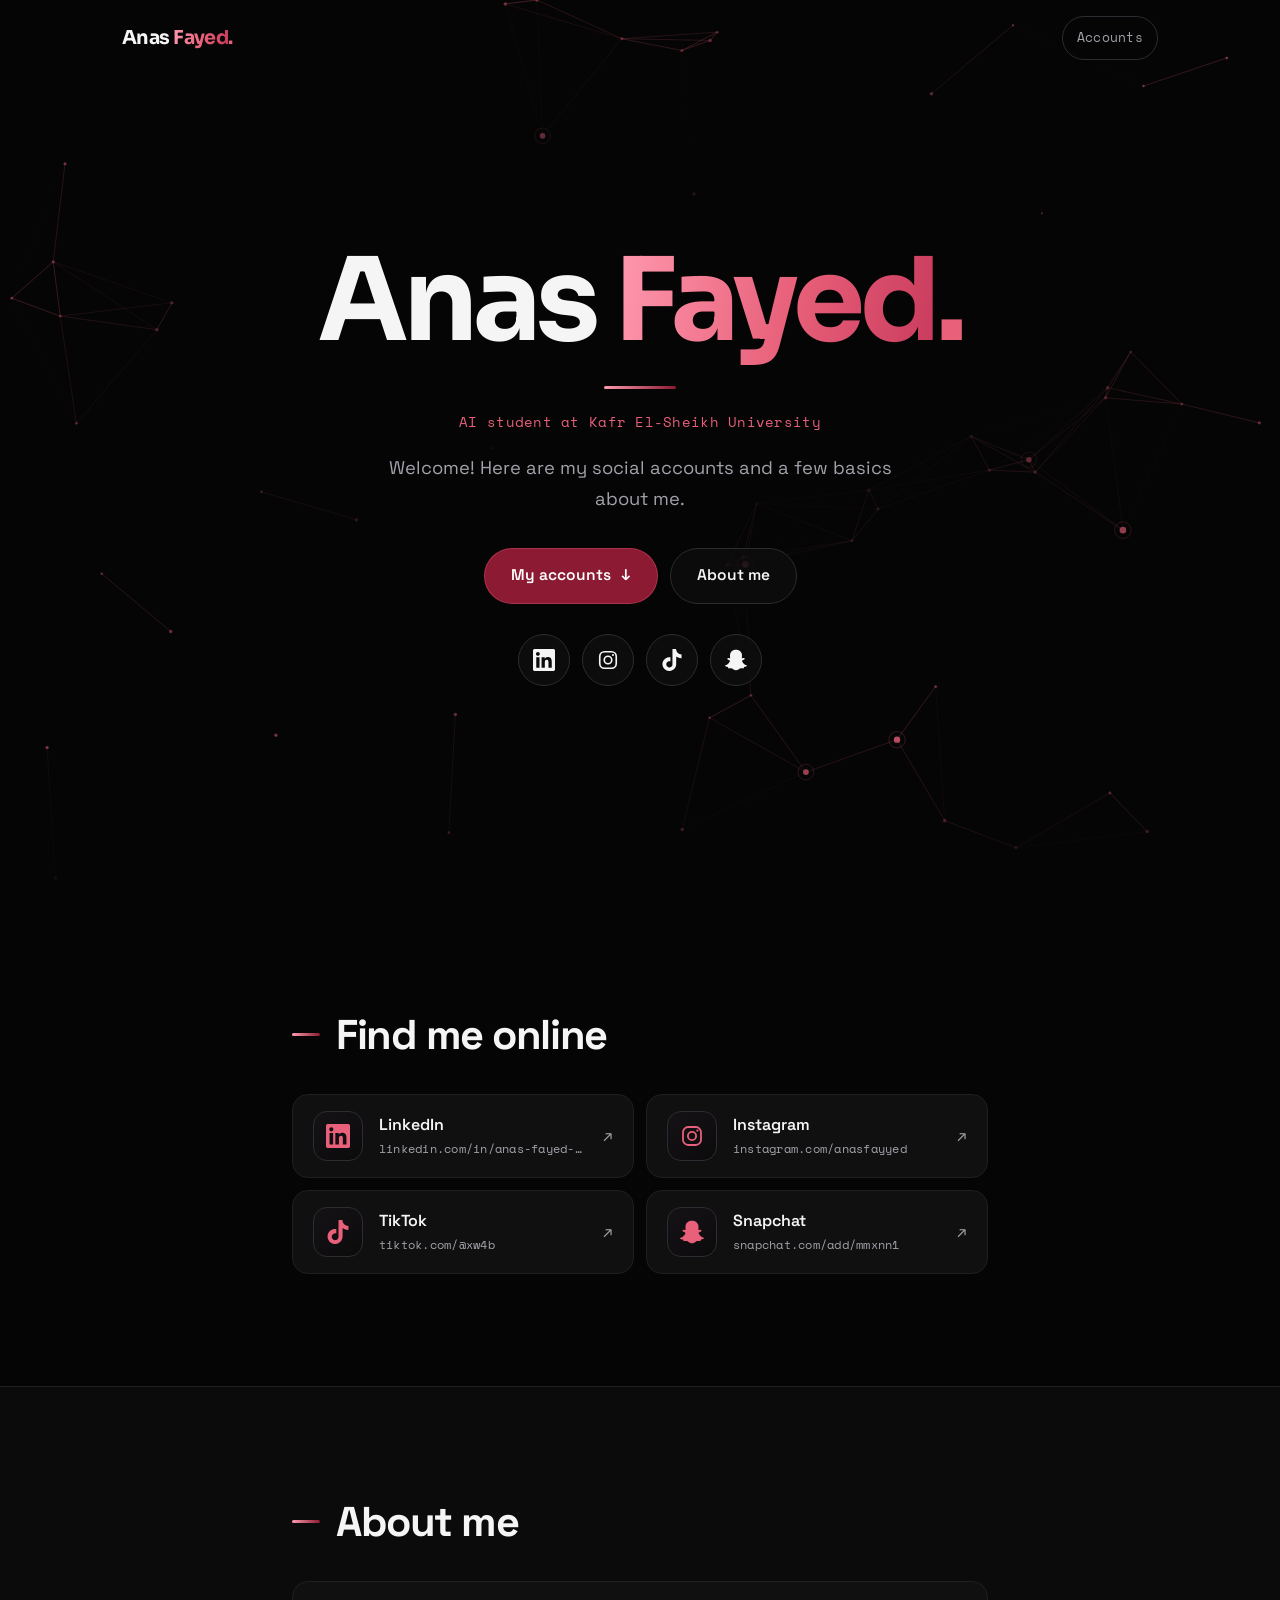
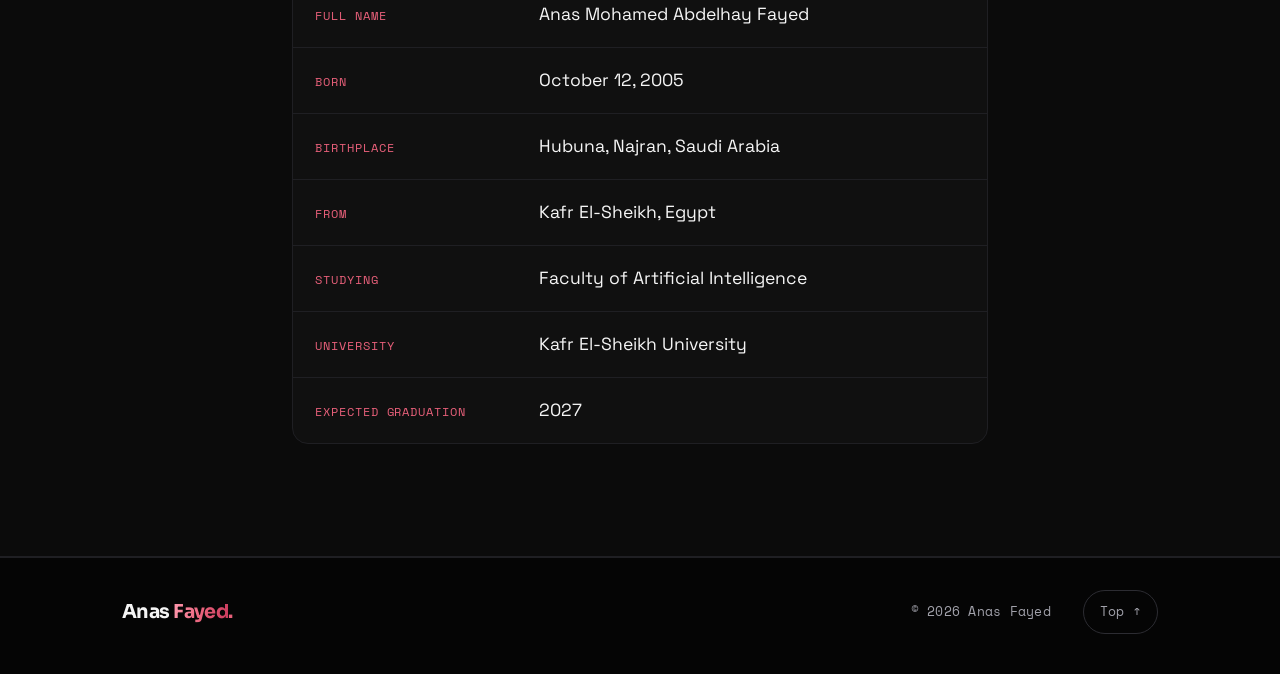
<file: index.html>
<!DOCTYPE html>
<html lang="en">
<head>
  <meta charset="utf-8">
  <meta name="viewport" content="width=device-width, initial-scale=1">
  <title>Anas Fayed</title>
  <meta name="description" content="Anas Fayed: AI student at Kafr El-Sheikh University. Find my social accounts and a few basics about me.">
  <meta name="author" content="Anas Fayed">
  <meta name="theme-color" content="#050505">
  <meta name="color-scheme" content="dark">

  <meta property="og:type" content="website">
  <meta property="og:title" content="Anas Fayed">
  <meta property="og:description" content="AI student at Kafr El-Sheikh University. My social accounts and a few basics about me.">
  <meta name="twitter:card" content="summary">

  <link rel="icon" href="data:image/svg+xml,%3Csvg xmlns='http://www.w3.org/2000/svg' viewBox='0 0 64 64' role='img' aria-label='AF'%3E %3Cdefs%3E%3ClinearGradient id='g' x1='0' y1='0' x2='1' y2='1'%3E%3Cstop offset='0' stop-color='%23ff9aaf'/%3E%3Cstop offset='1' stop-color='%23c93a5c'/%3E%3C/linearGradient%3E%3C/defs%3E %3Crect width='64' height='64' rx='14' fill='%230b0b0b'/%3E %3Ctext x='32' y='43' text-anchor='middle' font-family='Sora, Arial, Helvetica, sans-serif' font-weight='800' font-size='30' letter-spacing='-2' fill='url(%23g)'%3EAF%3C/text%3E %3C/svg%3E" type="image/svg+xml">
  <link rel="preconnect" href="https://fonts.googleapis.com">
  <link rel="preconnect" href="https://fonts.gstatic.com" crossorigin>
  <link rel="stylesheet" href="https://fonts.googleapis.com/css2?family=Sora:wght@600;700&family=Space+Grotesk:wght@400;500;600;700&family=Space+Mono:wght@400;700&display=swap">

  <script>document.documentElement.classList.add('js');</script>
  <style>
/* ==========================================================================
   Anas Fayed — simple personal page   |   Black + Burgundy
   Colors are variables at the top: change them there.
   ========================================================================== */
:root {
  --bg: #050505;
  --bg-2: #0b0b0b;
  --card: #101010;
  --accent: #8b1a32;        /* deep burgundy: fills, buttons */
  --accent-hover: #a62340;
  --accent-text: #e8607a;   /* lighter wine-rose: text and highlights (readable on black) */
  --accent-dim: rgba(232, 96, 122, 0.14);
  --text: #f5f5f5;
  --muted: #a1a1aa;
  --border: #1f1f23;
  --border-strong: #2c2c32;
  --font-sans: "Space Grotesk", Inter, system-ui, -apple-system, "Segoe UI", Roboto, sans-serif;
  --font-display: "Sora", "Space Grotesk", Inter, system-ui, sans-serif;
  --font-mono: "Space Mono", ui-monospace, SFMono-Regular, Menlo, Consolas, monospace;
  --gutter: 20px;
  --header-h: 68px;
  --radius: 16px;
  --ease: cubic-bezier(0.22, 1, 0.36, 1);
  color-scheme: dark;
}

*, *::before, *::after { box-sizing: border-box; }
html { -webkit-text-size-adjust: 100%; scroll-padding-top: var(--header-h); background: var(--bg); }
@media (prefers-reduced-motion: no-preference) { html { scroll-behavior: smooth; } }
body {
  margin: 0; min-height: 100vh; background: var(--bg); color: var(--text);
  font-family: var(--font-sans); font-size: 1rem; line-height: 1.65;
  overflow-x: hidden; -webkit-font-smoothing: antialiased;
}
img, svg, canvas { display: block; max-width: 100%; }
h1, h2, p, dl, dd, dt { margin: 0; }
a { color: inherit; text-decoration: none; }
[hidden] { display: none !important; }
.mono { font-family: var(--font-mono); letter-spacing: 0.02em; }
.wrap { width: 100%; max-width: 1100px; margin-inline: auto; padding-inline: var(--gutter); }
.narrow { max-width: 760px; }
::selection { background: var(--accent); color: #fff; }
:focus-visible { outline: 2px solid var(--accent-text); outline-offset: 3px; border-radius: 6px; }

.skip-link { position: fixed; left: 12px; top: -60px; z-index: 200; background: var(--accent); color: #fff; padding: 10px 16px; border-radius: 8px; font-weight: 600; transition: top 0.2s; }
.skip-link:focus { top: 12px; }
.noscript { padding: 12px var(--gutter); color: var(--muted); text-align: center; font-size: 0.9rem; }

/* Header */
.site-header { position: fixed; inset: 0 0 auto 0; z-index: 100; height: var(--header-h); border-bottom: 1px solid transparent; transition: background 0.3s, border-color 0.3s; }
.site-header.is-scrolled { background: rgba(5,5,5,0.8); -webkit-backdrop-filter: blur(14px); backdrop-filter: blur(14px); border-bottom-color: var(--border); }
.bar { height: 100%; max-width: 1100px; margin-inline: auto; padding-inline: var(--gutter); display: flex; align-items: center; justify-content: space-between; }
.brand { display: inline-flex; align-items: center; gap: 10px; min-height: 44px; }
.brand-name { font-family: var(--font-display); font-weight: 700; font-size: 1.2rem; letter-spacing: -0.03em; line-height: 1; transition: opacity 0.2s; }
.brand:hover .brand-name { opacity: 0.85; }
.bar-link { display: inline-flex; align-items: center; min-height: 44px; padding: 0 14px; border: 1px solid var(--border-strong); border-radius: 999px; font-size: 0.8rem; color: var(--muted); transition: color 0.2s, border-color 0.2s; }
.bar-link:hover { color: var(--accent-text); border-color: var(--accent-text); }

/* Hero */
.hero { position: relative; min-height: 100svh; min-height: 100vh; display: flex; align-items: center; padding: calc(var(--header-h) + 24px) 0 72px; overflow: hidden; isolation: isolate; }
.hero-canvas { position: absolute; inset: 0; width: 100%; height: 100%; z-index: -2; }
.hero-glow { position: absolute; inset: 0; z-index: -1; pointer-events: none; background: radial-gradient(ellipse 60% 50% at 50% 42%, rgba(5,5,5,0.88) 30%, rgba(5,5,5,0) 100%), linear-gradient(0deg, var(--bg) 0%, transparent 18%); }
.hero-inner { display: grid; justify-items: center; text-align: center; gap: 0; }
.hero-title { font-family: var(--font-display); font-size: clamp(2.8rem, 13.5vw, 7.2rem); line-height: 1.02; letter-spacing: -0.045em; font-weight: 700; }
.dot { color: var(--accent-text); -webkit-text-fill-color: var(--accent-text); }
.hero-rule { display: block; width: 72px; height: 3px; margin-top: 26px; border-radius: 3px; background: linear-gradient(90deg, #ff9aaf, var(--accent)); }
.grad { background: linear-gradient(100deg, #ff9aaf 0%, #e8607a 55%, #c93a5c 100%); -webkit-background-clip: text; background-clip: text; color: transparent; }
.hero-tag { margin-top: 22px; font-size: 0.85rem; color: var(--accent-text); }
.hero-intro { margin-top: 20px; max-width: 44ch; color: var(--muted); font-size: clamp(1rem, 2.6vw, 1.15rem); }
.hero-actions { display: flex; flex-wrap: wrap; justify-content: center; gap: 12px; margin-top: 34px; }

.btn { display: inline-flex; align-items: center; justify-content: center; gap: 10px; min-height: 52px; padding: 14px 26px; border-radius: 999px; border: 1px solid transparent; font-weight: 600; font-size: 0.97rem; cursor: pointer; white-space: nowrap; transition: background 0.25s, color 0.25s, border-color 0.25s, transform 0.25s var(--ease); }
.btn-primary { background: var(--accent); color: #fff; border-color: rgba(232,96,122,0.35); }
.btn-primary:hover { background: var(--accent-hover); transform: translateY(-2px); }
.btn-ghost { border-color: var(--border-strong); background: rgba(16,16,16,0.6); }
.btn-ghost:hover { border-color: var(--accent-text); color: var(--accent-text); transform: translateY(-2px); }
@media (max-width: 420px) { .hero-actions .btn { width: 100%; } }

/* Sections */
.section { padding: 80px 0; }
.section-alt { background: var(--bg-2); border-block: 1px solid var(--border); }
@media (min-width: 860px) { :root { --gutter: 32px; --header-h: 76px; } .section { padding: 112px 0; } }
.head { display: flex; align-items: center; gap: 16px; margin-bottom: 36px; }
.head::before { content: ""; width: 28px; height: 3px; border-radius: 3px; background: linear-gradient(90deg, #ff9aaf, var(--accent)); }
.head h2 { font-size: clamp(1.8rem, 6vw, 2.6rem); letter-spacing: -0.035em; line-height: 1.1; }

/* About facts */
.facts { border: 1px solid var(--border); border-radius: var(--radius); background: var(--card); overflow: hidden; }
.fact { display: grid; gap: 4px; padding: 18px 22px; border-bottom: 1px solid var(--border); }
.fact:last-child { border-bottom: 0; }
.fact dt { font-family: var(--font-mono); font-size: 0.74rem; letter-spacing: 0.08em; text-transform: uppercase; color: var(--accent-text); }
.fact dd { font-size: 1.1rem; overflow-wrap: anywhere; }
@media (min-width: 640px) { .fact { grid-template-columns: 200px 1fr; align-items: baseline; gap: 24px; } }

/* Account cards */
.cards { display: grid; gap: 12px; }
@media (min-width: 640px) { .cards { grid-template-columns: repeat(2, 1fr); } }
.card { display: flex; align-items: center; gap: 16px; min-height: 80px; padding: 16px 20px; background: var(--card); border: 1px solid var(--border); border-radius: var(--radius); transition: border-color 0.3s, transform 0.4s var(--ease), background 0.3s; }
.card:hover { border-color: var(--accent-text); transform: translateY(-3px); background: #141012; }
.card:hover .card-arrow { transform: translate(3px, -3px); color: var(--accent-text); }
.ico { flex: none; width: 50px; height: 50px; display: grid; place-items: center; border: 1px solid var(--border-strong); border-radius: 14px; background: linear-gradient(145deg, #151215, #0c0b0c); color: var(--accent-text); transition: background 0.3s, color 0.3s, border-color 0.3s, transform 0.4s var(--ease); }
.ico svg { width: 24px; height: 24px; }
.card:hover .ico { background: linear-gradient(145deg, #c93a5c, #8b1a32); color: #fff; border-color: transparent; transform: rotate(-6deg) scale(1.06); }
.hero-social { display: flex; flex-wrap: wrap; justify-content: center; gap: 12px; margin-top: 30px; }
.hero-social[hidden] { display: none; }
.ico-btn { width: 52px; height: 52px; display: grid; place-items: center; border: 1px solid var(--border-strong); border-radius: 50%; background: rgba(16,16,16,0.7); color: var(--text); transition: background 0.3s, color 0.3s, border-color 0.3s, transform 0.4s var(--ease), box-shadow 0.3s; }
.ico-btn svg { width: 22px; height: 22px; }
.ico-btn:hover { background: linear-gradient(145deg, #c93a5c, #8b1a32); border-color: transparent; color: #fff; transform: translateY(-4px); box-shadow: 0 14px 30px -12px rgba(201,58,92,0.7); }
.card-text { min-width: 0; display: grid; }
.card-name { font-weight: 600; }
.card-handle { font-size: 0.78rem; color: var(--muted); overflow: hidden; text-overflow: ellipsis; white-space: nowrap; }
.card-arrow { margin-left: auto; color: var(--muted); transition: transform 0.3s var(--ease), color 0.3s; }

/* Footer */
.site-footer { border-top: 1px solid var(--border); padding: 32px 0 40px; }
.foot { display: grid; gap: 18px; justify-items: start; }
.foot-copy { font-size: 0.8rem; color: var(--muted); }
.to-top { display: inline-flex; align-items: center; gap: 8px; min-height: 44px; padding: 8px 16px; border: 1px solid var(--border-strong); border-radius: 999px; font-size: 0.8rem; color: var(--muted); transition: color 0.2s, border-color 0.2s; }
.to-top:hover { color: var(--accent-text); border-color: var(--accent-text); }
@media (min-width: 700px) { .foot { grid-template-columns: 1fr auto auto; align-items: center; gap: 32px; } }

/* Motion */
.js .anim { opacity: 0; transform: translateY(18px); animation: rise 0.9s var(--ease) forwards; animation-delay: calc(var(--i) * 110ms + 100ms); }
@keyframes rise { to { opacity: 1; transform: none; } }
.js .reveal { opacity: 0; transform: translateY(22px); transition: opacity 0.8s var(--ease), transform 0.8s var(--ease); }
.js .reveal.is-visible { opacity: 1; transform: none; }
@media (prefers-reduced-motion: reduce) {
  *, *::before, *::after { animation-duration: 0.001ms !important; animation-iteration-count: 1 !important; transition-duration: 0.001ms !important; }
  .js .anim, .js .reveal { opacity: 1 !important; transform: none !important; }
}

</style>
</head>
<body>
  <a class="skip-link" href="#main">Skip to content</a>

  <header class="site-header" id="site-header">
    <div class="bar">
      <a class="brand" href="#top" aria-label="Anas Fayed, back to top">
        <span class="brand-name">Anas <span class="grad">Fayed</span><span class="dot">.</span></span>
      </a>
      <a class="bar-link mono" href="#links">Accounts</a>
    </div>
  </header>

  <main id="main">
    <!-- HERO -->
    <section class="hero" id="top" aria-labelledby="hero-title">
      <canvas class="hero-canvas" id="hero-canvas" aria-hidden="true"></canvas>
      <div class="hero-glow" aria-hidden="true"></div>

      <div class="wrap hero-inner">
        <h1 class="hero-title anim" style="--i:1" id="hero-title">Anas <span class="grad">Fayed</span><span class="dot">.</span></h1>
        <span class="hero-rule anim" style="--i:2" aria-hidden="true"></span>
        <p class="hero-tag mono anim" style="--i:2" id="hero-tag"></p>
        <p class="hero-intro anim" style="--i:3" id="hero-intro"></p>
        <div class="hero-actions anim" style="--i:4">
          <a class="btn btn-primary" href="#links">My accounts <span aria-hidden="true">&darr;</span></a>
          <a class="btn btn-ghost" href="#about">About me</a>
        </div>
        <div class="hero-social anim" style="--i:5" id="hero-social" aria-label="My social accounts"></div>
      </div>
    </section>

    <!-- LINKS -->
    <section class="section" id="links" aria-labelledby="links-title">
      <div class="wrap narrow">
        <header class="head reveal">
          <h2 id="links-title">Find me online</h2>
        </header>
        <div class="cards" id="cards"></div>
      </div>
    </section>

    <!-- ABOUT -->
    <section class="section section-alt" id="about" aria-labelledby="about-title">
      <div class="wrap narrow">
        <header class="head reveal">
          <h2 id="about-title">About me</h2>
        </header>
        <dl class="facts reveal" id="facts"></dl>
      </div>
    </section>
  </main>

  <footer class="site-footer">
    <div class="wrap foot">
      <a class="brand" href="#top" aria-label="Back to top">
        <span class="brand-name">Anas <span class="grad">Fayed</span><span class="dot">.</span></span>
      </a>
      <p class="foot-copy mono">&copy; <span id="year">2026</span> Anas Fayed</p>
      <a class="to-top mono" href="#top" aria-label="Back to top">Top <span aria-hidden="true">&uarr;</span></a>
    </div>
  </footer>

  <noscript><p class="noscript">This page needs JavaScript to show my accounts and details.</p></noscript>
  <script src="data.js"></script>
  <script>
/* ==========================================================================
   Anas Fayed — simple personal page   |   main.js
   All content lives in assets/js/config.js. Plain script, no build step.
   ========================================================================== */
(function () {
  "use strict";

  var CFG = window.SITE_CONFIG || {};
  var LINKS = CFG.links || {};
  var reduceMotion = window.matchMedia("(prefers-reduced-motion: reduce)");

  /* ---------- Helpers ---------- */
  function $(sel) { return document.querySelector(sel); }

  /** Create an element with textContent only (never innerHTML). */
  function h(tag, attrs, children) {
    var node = document.createElement(tag);
    Object.keys(attrs || {}).forEach(function (k) {
      var v = attrs[k];
      if (v === null || v === undefined || v === false) return;
      if (k === "class") node.className = v;
      else if (k === "text") node.textContent = v;
      else node.setAttribute(k, v);
    });
    (children || []).forEach(function (c) { if (c) node.appendChild(typeof c === "string" ? document.createTextNode(c) : c); });
    return node;
  }

  function safeUrl(value) {
    if (typeof value !== "string" || !value.trim()) return "";
    try {
      var u = new URL(value.trim());
      return u.protocol === "https:" || u.protocol === "http:" ? u.href : "";
    } catch (e) { return ""; }
  }
  function emailHref(v) {
    v = typeof v === "string" ? v.trim() : "";
    return /^[^\s@<>"']+@[^\s@<>"']+\.[^\s@<>"']+$/.test(v) ? "mailto:" + v : "";
  }
  function pretty(href) {
    try { var u = new URL(href); return (u.hostname.replace(/^www\./, "") + u.pathname).replace(/\/+$/, ""); }
    catch (e) { return href; }
  }

  var META = {
    linkedin:  { label: "LinkedIn" },
    instagram: { label: "Instagram" },
    tiktok:    { label: "TikTok" },
    snapchat:  { label: "Snapchat" },
    github:    { label: "GitHub" },
    email:     { label: "Email" }
  };

  /* Brand icons (24x24). Drawn with plain shapes so no image files are needed. */
  var LINE = { fill: "none", stroke: "currentColor", "stroke-width": "1.8", "stroke-linecap": "round", "stroke-linejoin": "round" };
  function line(extra) { var o = {}; Object.keys(LINE).forEach(function (k) { o[k] = LINE[k]; }); Object.keys(extra).forEach(function (k) { o[k] = extra[k]; }); return o; }
  var ICONS = {
    instagram: [
      ["rect", line({ x: "3", y: "3", width: "18", height: "18", rx: "5.2" })],
      ["circle", line({ cx: "12", cy: "12", r: "4.1" })],
      ["circle", { cx: "17.4", cy: "6.6", r: "1.15", fill: "currentColor" }]
    ],
    tiktok: [["path", { fill: "currentColor", d: "M12.525.02c1.31-.02 2.61-.01 3.91-.02.08 1.53.63 3.09 1.75 4.17 1.12 1.11 2.7 1.62 4.24 1.79v4.03c-1.44-.05-2.89-.35-4.2-.97-.57-.26-1.1-.59-1.62-.93-.01 2.92.01 5.84-.02 8.75-.08 1.4-.54 2.79-1.35 3.94-1.31 1.92-3.58 3.17-5.91 3.21-1.43.08-2.86-.31-4.08-1.03-2.02-1.19-3.44-3.37-3.65-5.71-.02-.5-.03-1-.01-1.49.18-1.9 1.12-3.72 2.58-4.96 1.66-1.44 3.98-2.13 6.15-1.72.02 1.48-.04 2.96-.04 4.44-.99-.32-2.15-.23-3.02.37-.63.41-1.11 1.04-1.36 1.75-.21.51-.15 1.07-.14 1.61.24 1.64 1.82 3.02 3.5 2.87 1.12-.01 2.19-.66 2.77-1.61.19-.33.4-.67.41-1.06.1-1.79.06-3.57.07-5.36.01-4.03-.01-8.05.02-12.07z" }]],
    snapchat: [["path", { fill: "currentColor", d: "M12.206.793c.99 0 4.347.276 5.93 3.821.529 1.193.403 3.219.299 4.847l-.003.06c-.012.18-.022.345-.03.51.075.045.203.09.401.09.3-.016.659-.12 1.033-.301.165-.088.344-.104.464-.104.182 0 .359.029.509.09.45.149.734.479.734.838.015.449-.39.839-1.213 1.168-.089.029-.209.075-.344.119-.45.135-1.139.36-1.333.81-.09.224-.061.524.12.868l.015.015c.06.136 1.526 3.475 4.791 4.014.255.044.435.27.42.509 0 .075-.015.149-.045.225-.24.569-1.273.988-3.146 1.271-.059.091-.12.375-.164.57-.029.179-.074.36-.134.553-.076.271-.27.405-.555.405h-.03c-.135 0-.313-.031-.538-.074-.36-.075-.765-.135-1.273-.135-.3 0-.599.015-.913.074-.6.104-1.123.464-1.723.884-.853.599-1.826 1.288-3.294 1.288-.06 0-.119-.015-.18-.015h-.149c-1.468 0-2.427-.675-3.279-1.288-.599-.42-1.107-.779-1.707-.884-.314-.045-.629-.074-.928-.074-.54 0-.958.089-1.272.149-.211.043-.391.074-.54.074-.374 0-.523-.224-.583-.42-.061-.192-.09-.389-.135-.567-.046-.181-.105-.494-.166-.57-1.918-.222-2.95-.642-3.189-1.226-.031-.063-.052-.15-.055-.225-.015-.243.165-.465.42-.509 3.264-.54 4.73-3.879 4.791-4.02l.016-.029c.18-.345.224-.645.119-.869-.195-.434-.884-.658-1.332-.809-.121-.029-.24-.074-.346-.119-1.107-.435-1.257-.93-1.197-1.273.09-.479.674-.793 1.168-.793.146 0 .27.029.383.074.42.194.789.3 1.104.3.234 0 .384-.06.465-.105l-.046-.569c-.098-1.626-.225-3.651.307-4.837C7.392 1.077 10.739.807 11.727.807l.419-.015h.06z" }]],
    linkedin: [["path", { fill: "currentColor", d: "M20.447 20.452h-3.554v-5.569c0-1.328-.027-3.037-1.852-3.037-1.853 0-2.136 1.445-2.136 2.939v5.667H9.351V9h3.414v1.561h.046c.477-.9 1.637-1.85 3.37-1.85 3.601 0 4.267 2.37 4.267 5.455v6.286zM5.337 7.433c-1.144 0-2.063-.926-2.063-2.065 0-1.138.92-2.063 2.063-2.063 1.14 0 2.064.925 2.064 2.063 0 1.139-.925 2.065-2.064 2.065zm1.782 13.019H3.555V9h3.564v11.452zM22.225 0H1.771C.792 0 0 .774 0 1.729v20.542C0 23.227.792 24 1.771 24h20.451C23.2 24 24 23.227 24 22.271V1.729C24 .774 23.2 0 22.222 0h.003z" }]],
    github: [["path", { fill: "currentColor", d: "M12 .297c-6.63 0-12 5.373-12 12 0 5.303 3.438 9.8 8.205 11.385.6.113.82-.258.82-.577 0-.285-.01-1.04-.015-2.04-3.338.724-4.042-1.61-4.042-1.61C4.422 18.07 3.633 17.7 3.633 17.7c-1.087-.744.084-.729.084-.729 1.205.084 1.838 1.236 1.838 1.236 1.07 1.835 2.809 1.305 3.495.998.108-.776.417-1.305.76-1.605-2.665-.3-5.466-1.332-5.466-5.93 0-1.31.465-2.38 1.235-3.22-.135-.303-.54-1.523.105-3.176 0 0 1.005-.322 3.3 1.23.96-.267 1.98-.399 3-.405 1.02.006 2.04.138 3 .405 2.28-1.552 3.285-1.23 3.285-1.23.645 1.653.24 2.873.12 3.176.765.84 1.23 1.91 1.23 3.22 0 4.61-2.805 5.625-5.475 5.92.42.36.81 1.096.81 2.22 0 1.606-.015 2.896-.015 3.286 0 .315.21.69.825.57C20.565 22.092 24 17.592 24 12.297c0-6.627-5.373-12-12-12" }]],
    email: [
      ["rect", line({ x: "3", y: "5", width: "18", height: "14", rx: "2.6" })],
      ["path", line({ d: "M3.8 7.4 12 13.2l8.2-5.8" })]
    ]
  };
  var SVGNS = "http://www.w3.org/2000/svg";
  function svgIcon(key) {
    var parts = ICONS[key];
    if (!parts) return null;
    var svg = document.createElementNS(SVGNS, "svg");
    svg.setAttribute("viewBox", "0 0 24 24");
    svg.setAttribute("aria-hidden", "true");
    svg.setAttribute("focusable", "false");
    parts.forEach(function (p) {
      var el = document.createElementNS(SVGNS, p[0]);
      Object.keys(p[1]).forEach(function (k) { el.setAttribute(k, p[1][k]); });
      svg.appendChild(el);
    });
    return svg;
  }
  function linkFor(key) { return key === "email" ? emailHref(LINKS.email) : safeUrl(LINKS[key]); }
  function extAttrs(href) { return /^https?:/i.test(href) ? { target: "_blank", rel: "noopener noreferrer" } : {}; }

  /* ---------- Content ---------- */
  function renderHero() {
    if (CFG.name) {
      var title = $("#hero-title"), parts = String(CFG.name).trim().split(" ");
      var last = parts.length > 1 ? parts.pop() : "";
      title.textContent = parts.join(" ") + (last ? " " : "");
      if (last) title.appendChild(h("span", { class: "grad", text: last }));
      title.appendChild(h("span", { class: "dot", text: "." }));
    }
    var tag = $("#hero-tag"), intro = $("#hero-intro");
    if (CFG.tagline) tag.textContent = CFG.tagline; else tag.hidden = true;
    if (CFG.intro) intro.textContent = CFG.intro; else intro.hidden = true;
  }

  function renderFacts() {
    var a = CFG.about || {};
    var rows = [
      ["Full name", a.fullName],
      ["Born", a.born],
      ["Birthplace", a.birthplace],
      ["From", a.from],
      ["Studying", a.faculty],
      ["University", a.university],
      ["Expected graduation", a.graduation],
      ["Current stage", a.currentStage]
    ].filter(function (r) { return r[1]; });

    var list = $("#facts");
    if (!rows.length) { $("#about").hidden = true; return; }
    rows.forEach(function (r) {
      list.appendChild(h("div", { class: "fact" }, [h("dt", { text: r[0] }), h("dd", { text: r[1] })]));
    });
  }

  function renderCards() {
    var wrap = $("#cards");
    (CFG.linkOrder || Object.keys(LINKS)).forEach(function (key) {
      var meta = META[key] || { label: key };
      var href = linkFor(key);
      if (!href) return; // missing link → card simply doesn't exist
      var handle = key === "email" ? String(LINKS.email).trim() : pretty(href);
      var attrs = Object.assign({ class: "card", href: href, "aria-label": meta.label + ": " + handle }, extAttrs(href));
      var ico = h("span", { class: "ico", "aria-hidden": "true" });
      var icon = svgIcon(key);
      if (icon) ico.appendChild(icon);
      wrap.appendChild(h("a", attrs, [
        ico,
        h("span", { class: "card-text" }, [h("span", { class: "card-name", text: meta.label }), h("span", { class: "card-handle mono", text: handle })]),
        h("span", { class: "card-arrow", "aria-hidden": "true", text: "↗" })
      ]));
    });
    if (!wrap.children.length) { $("#links").hidden = true; var l = document.querySelector(".bar-link"); if (l) l.hidden = true; }
  }

  /* Round icon buttons under the hero buttons */
  function renderHeroSocial() {
    var box = $("#hero-social");
    if (!box) return;
    (CFG.linkOrder || Object.keys(LINKS)).forEach(function (key) {
      var href = linkFor(key), icon = svgIcon(key);
      if (!href || !icon) return;
      var label = (META[key] || { label: key }).label;
      box.appendChild(h("a", Object.assign({ class: "ico-btn", href: href, "aria-label": label, title: label }, extAttrs(href)), [icon]));
    });
    if (!box.children.length) box.hidden = true;
  }

  /* ---------- Header + reveal ---------- */
  function initScroll() {
    var header = $("#site-header");
    function onScroll() { header.classList.toggle("is-scrolled", window.scrollY > 12); }
    window.addEventListener("scroll", onScroll, { passive: true });
    onScroll();

    var items = Array.prototype.slice.call(document.querySelectorAll(".reveal"));
    if (!("IntersectionObserver" in window) || reduceMotion.matches) {
      items.forEach(function (el) { el.classList.add("is-visible"); });
      return;
    }
    var io = new IntersectionObserver(function (entries) {
      entries.forEach(function (en) {
        if (en.isIntersecting) { en.target.classList.add("is-visible"); io.unobserve(en.target); }
      });
    }, { threshold: 0.12, rootMargin: "0px 0px -6% 0px" });
    items.forEach(function (el) { io.observe(el); });
  }

  /* ---------- Hero network (light, pauses when hidden) ---------- */
  function initNetwork() {
    var canvas = $("#hero-canvas"), hero = $(".hero");
    if (!canvas || !canvas.getContext) return;
    var ctx = canvas.getContext("2d");
    var COLOR = "232,96,122";
    var w = 0, hh = 0, nodes = [], raf = 0, running = false, inView = true, last = 0;

    function rand(a, b) { return a + Math.random() * (b - a); }
    function build() {
      var r = hero.getBoundingClientRect();
      w = Math.max(1, Math.floor(r.width)); hh = Math.max(1, Math.floor(r.height));
      var dpr = Math.min(window.devicePixelRatio || 1, 2);
      canvas.width = Math.floor(w * dpr); canvas.height = Math.floor(hh * dpr);
      ctx.setTransform(dpr, 0, 0, dpr, 0, 0);
      var count = Math.round(Math.min(64, Math.max(22, (w * hh) / 20000)));
      nodes = [];
      for (var i = 0; i < count; i++) {
        var big = Math.random() < 0.14;
        nodes.push({ x: rand(0, w), y: rand(0, hh), vx: rand(-0.11, 0.11), vy: rand(-0.11, 0.11), r: big ? rand(2.4, 3.3) : rand(1.1, 1.8), big: big });
      }
    }
    function draw(step) {
      ctx.clearRect(0, 0, w, hh);
      var link = Math.min(150, Math.max(95, w * 0.14)), l2 = link * link, i, j, a, b;
      for (i = 0; i < nodes.length; i++) {
        a = nodes[i];
        if (step) {
          a.x += a.vx * step; a.y += a.vy * step;
          if (a.x < -10) a.x = w + 10; else if (a.x > w + 10) a.x = -10;
          if (a.y < -10) a.y = hh + 10; else if (a.y > hh + 10) a.y = -10;
        }
      }
      ctx.lineWidth = 1;
      for (i = 0; i < nodes.length; i++) {
        a = nodes[i];
        for (j = i + 1; j < nodes.length; j++) {
          b = nodes[j];
          var dx = a.x - b.x, dy = a.y - b.y, d2 = dx * dx + dy * dy;
          if (d2 < l2) {
            ctx.strokeStyle = "rgba(" + COLOR + "," + ((1 - d2 / l2) * 0.34).toFixed(3) + ")";
            ctx.beginPath(); ctx.moveTo(a.x, a.y); ctx.lineTo(b.x, b.y); ctx.stroke();
          }
        }
      }
      for (i = 0; i < nodes.length; i++) {
        a = nodes[i];
        ctx.fillStyle = "rgba(" + COLOR + "," + (a.big ? 0.95 : 0.55) + ")";
        ctx.beginPath(); ctx.arc(a.x, a.y, a.r, 0, 6.2832); ctx.fill();
        if (a.big) { ctx.strokeStyle = "rgba(" + COLOR + ",0.25)"; ctx.beginPath(); ctx.arc(a.x, a.y, a.r + 5, 0, 6.2832); ctx.stroke(); }
      }
    }
    function frame(t) {
      if (!running) return;
      var step = Math.min((t - last) / 16.67, 3); last = t;
      draw(step); raf = requestAnimationFrame(frame);
    }
    function start() { if (running || reduceMotion.matches || !inView || document.hidden) return; running = true; last = performance.now(); raf = requestAnimationFrame(frame); }
    function stop() { running = false; cancelAnimationFrame(raf); }

    var timer = 0;
    window.addEventListener("resize", function () {
      clearTimeout(timer);
      timer = setTimeout(function () { stop(); build(); draw(0); start(); }, 150);
    });
    document.addEventListener("visibilitychange", function () { if (document.hidden) stop(); else start(); });
    if ("IntersectionObserver" in window) {
      new IntersectionObserver(function (e) { inView = e[0].isIntersecting; if (inView) start(); else stop(); }).observe(hero);
    }
    function onMotion() { if (reduceMotion.matches) { stop(); draw(0); } else start(); }
    if (reduceMotion.addEventListener) reduceMotion.addEventListener("change", onMotion);

    build(); draw(0); start();
  }

  /* ---------- Boot ---------- */
  function boot() {
    var y = $("#year"); if (y) y.textContent = String(new Date().getFullYear());
    renderHero(); renderFacts(); renderCards(); renderHeroSocial();
    initScroll(); initNetwork();
  }
  if (document.readyState === "loading") document.addEventListener("DOMContentLoaded", boot); else boot();
})();

</script>
</body>
</html>
</file>
